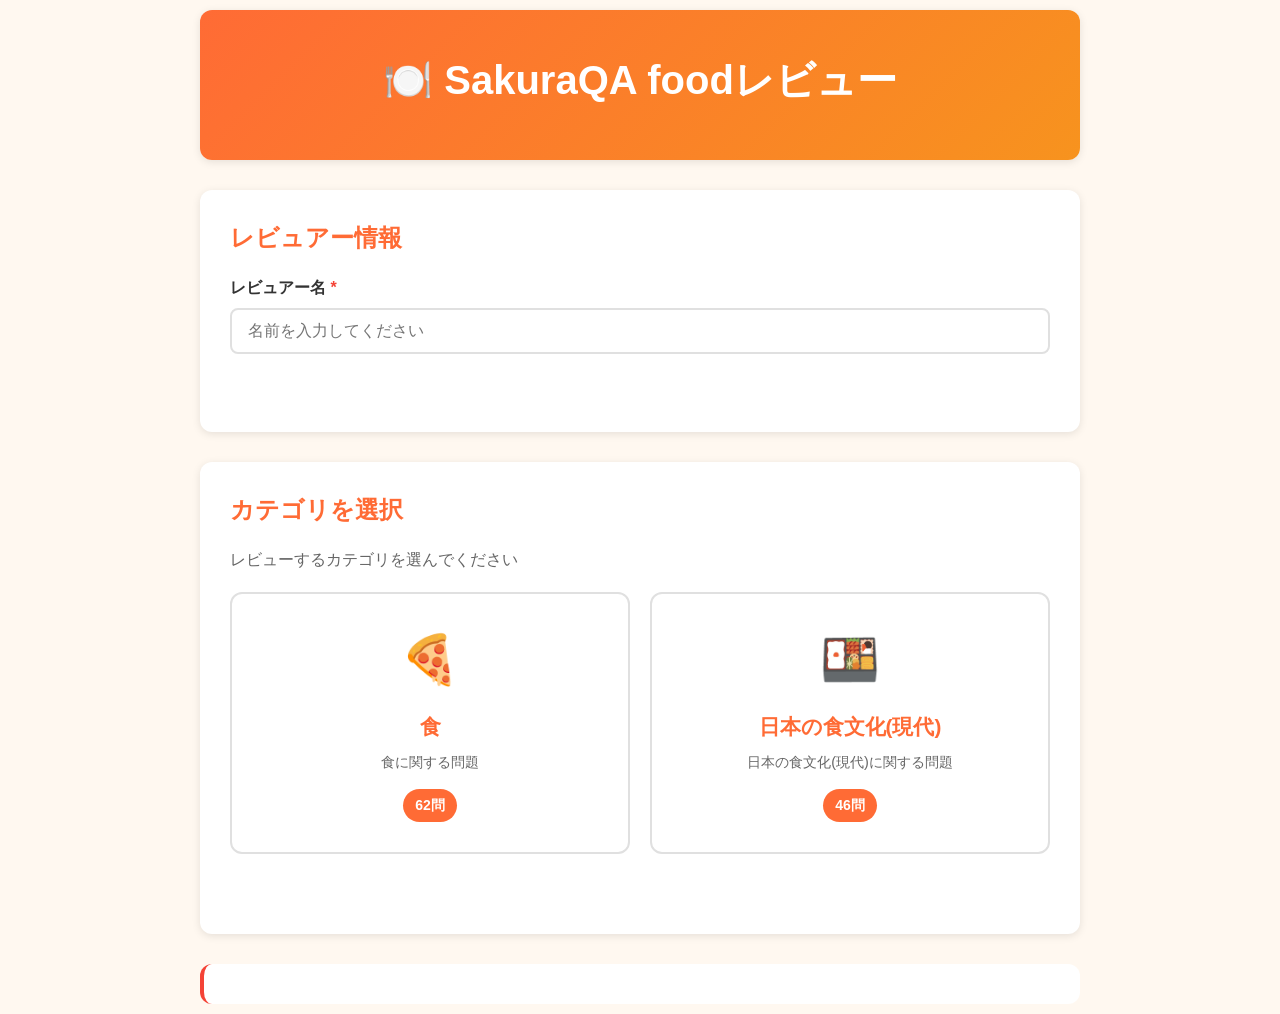
<file: index.html>
<!DOCTYPE html>
<html lang="ja">
<head>
    <meta charset="UTF-8">
    <meta name="viewport" content="width=device-width, initial-scale=1.0">
    <title>食べ物クイズレビュー - ホーム</title>
    <link rel="stylesheet" href="css/style.css">
</head>
<body>
    <div class="container">
        <header class="app-header">
            <h1>🍽️ SakuraQA foodレビュー</h1>
        </header>

        <main class="home-content">
            <section class="input-section">
                <h2>レビュアー情報</h2>
                <div class="form-group">
                    <label for="reviewer-name">レビュアー名 <span class="required">*</span></label>
                    <input
                        type="text"
                        id="reviewer-name"
                        placeholder="名前を入力してください"
                        class="form-input"
                        required
                    >
                    <div class="error-message" id="name-error"></div>
                </div>
            </section>

            <section class="quiz-set-section">
                <h2>カテゴリを選択</h2>
                <p class="section-description">レビューするカテゴリを選んでください</p>

                <div id="loading-categories" class="loading-small">
                    <div class="spinner-small"></div>
                    <p>カテゴリを読み込んでいます...</p>
                </div>

                <div class="quiz-sets" id="quiz-sets" style="display: none;">
                    <!-- カテゴリカードがJavaScriptで動的に生成されます -->
                </div>

                <div class="error-message" id="category-error"></div>
            </section>

            <div class="error-message global-error" id="global-error"></div>
        </main>

        <!-- 進捗確認ダイアログ -->
        <div class="modal-overlay" id="progress-modal" style="display: none;">
            <div class="modal-dialog">
                <div class="modal-header">
                    <h3>前回の続きがあります</h3>
                </div>
                <div class="modal-body">
                    <p id="progress-message">問題 3 / 108 から再開できます。</p>
                </div>
                <div class="modal-footer">
                    <button class="btn btn-primary" id="modal-resume-btn">続きから開始</button>
                    <button class="btn btn-secondary" id="modal-restart-btn">最初から開始</button>
                    <button class="btn btn-text" id="modal-cancel-btn">キャンセル</button>
                </div>
            </div>
        </div>
    </div>

    <script src="js/storage.js"></script>
    <script>
        const QUESTIONS_PATH = 'food_quiz/questions.json';

        // カテゴリアイコンのマッピング
        const CATEGORY_ICONS = {
            '食': '🍕',
            '日本の食文化(現代)': '🍱',
            'デフォルト': '🍽️'
        };

        // レビュアー名のバリデーション
        function validateReviewerName() {
            const reviewerName = document.getElementById('reviewer-name').value.trim();
            const errorEl = document.getElementById('name-error');

            if (!reviewerName) {
                errorEl.textContent = 'レビュアー名を入力してください';
                return false;
            }

            errorEl.textContent = '';
            return true;
        }

        // カテゴリ別問題セットの開始
        function startQuiz(category, questionCount) {
            if (!validateReviewerName()) {
                document.getElementById('reviewer-name').focus();
                return;
            }

            const reviewerName = document.getElementById('reviewer-name').value.trim();

            // 進捗があるかチェック
            const progress = StorageManager.getProgress(reviewerName, category);

            if (progress && progress.questionIndex >= 0) {
                // 進捗がある場合はダイアログを表示
                showProgressDialog(reviewerName, category, questionCount, progress.questionIndex);
            } else {
                // 進捗がない場合は直接開始
                startReview(reviewerName, category, false);
            }
        }

        // 進捗確認ダイアログを表示
        function showProgressDialog(reviewerName, category, questionCount, lastIndex) {
            const modal = document.getElementById('progress-modal');
            const message = document.getElementById('progress-message');
            const nextQuestion = lastIndex + 1;

            message.textContent = `問題 ${nextQuestion} / ${questionCount} から再開できます。`;
            modal.style.display = 'flex';

            // ボタンのイベントリスナー（一度だけ設定）
            document.getElementById('modal-resume-btn').onclick = () => {
                modal.style.display = 'none';
                startReview(reviewerName, category, true);
            };

            document.getElementById('modal-restart-btn').onclick = () => {
                modal.style.display = 'none';
                StorageManager.clearProgress(reviewerName, category);
                startReview(reviewerName, category, false);
            };

            document.getElementById('modal-cancel-btn').onclick = () => {
                modal.style.display = 'none';
            };

            // オーバーレイクリックで閉じる
            modal.onclick = (e) => {
                if (e.target === modal) {
                    modal.style.display = 'none';
                }
            };
        }

        // レビューを開始
        function startReview(reviewerName, category, resume) {
            // localStorageに保存
            localStorage.setItem('current_reviewer', reviewerName);
            localStorage.setItem('current_category', category);
            localStorage.setItem('current_quiz_path', QUESTIONS_PATH);

            // レビュー画面に遷移
            window.location.href = 'review.html';
        }

        // カテゴリを読み込んで表示
        async function loadCategories() {
            try {
                const response = await fetch(QUESTIONS_PATH);
                if (!response.ok) {
                    throw new Error('問題データの読み込みに失敗しました');
                }

                const questions = await response.json();

                // カテゴリごとに問題数を集計
                const categoryMap = {};
                questions.forEach(q => {
                    const category = q.category || 'その他';
                    if (!categoryMap[category]) {
                        categoryMap[category] = 0;
                    }
                    categoryMap[category]++;
                });

                // カテゴリカードを生成
                const container = document.getElementById('quiz-sets');
                container.innerHTML = '';

                Object.entries(categoryMap).forEach(([category, count]) => {
                    const card = document.createElement('div');
                    card.className = 'quiz-card';
                    card.dataset.category = category;
                    card.dataset.count = count;

                    const icon = CATEGORY_ICONS[category] || CATEGORY_ICONS['デフォルト'];

                    card.innerHTML = `
                        <div class="quiz-card-icon">${icon}</div>
                        <h3>${category}</h3>
                        <p class="quiz-description">${category}に関する問題</p>
                        <div class="quiz-badge">${count}問</div>
                    `;

                    card.addEventListener('click', () => {
                        startQuiz(category, count);
                    });

                    container.appendChild(card);
                });

                // ローディングを非表示、カテゴリを表示
                document.getElementById('loading-categories').style.display = 'none';
                container.style.display = 'grid';

            } catch (error) {
                console.error('カテゴリ読み込みエラー:', error);
                document.getElementById('loading-categories').style.display = 'none';
                document.getElementById('category-error').textContent =
                    'カテゴリの読み込みに失敗しました: ' + error.message;
            }
        }

        // イベントリスナーの設定
        document.addEventListener('DOMContentLoaded', () => {
            // レビュアー名の入力でエラーをクリア
            document.getElementById('reviewer-name').addEventListener('input', () => {
                document.getElementById('name-error').textContent = '';
            });

            // カテゴリを読み込む
            loadCategories();
        });
    </script>
</body>
</html>
</file>
<file: css/style.css>
/* ========================================
   グローバルスタイル
   ======================================== */
:root {
    --primary-color: #ff6b35;
    --secondary-color: #f7931e;
    --success-color: #4caf50;
    --error-color: #f44336;
    --warning-color: #ff9800;
    --bg-color: #fff8f0;
    --card-bg: #ffffff;
    --text-color: #333333;
    --text-muted: #666666;
    --border-color: #e0e0e0;
    --shadow: 0 2px 8px rgba(0, 0, 0, 0.1);
    --shadow-hover: 0 4px 12px rgba(0, 0, 0, 0.15);
    --radius: 12px;
    --transition: all 0.3s ease;
}

* {
    margin: 0;
    padding: 0;
    box-sizing: border-box;
}

body {
    font-family: -apple-system, BlinkMacSystemFont, 'Segoe UI', 'Roboto', 'Helvetica', 'Arial', sans-serif;
    background-color: var(--bg-color);
    color: var(--text-color);
    line-height: 1.5;
    min-height: 100vh;
}

.container {
    max-width: 900px;
    margin: 0 auto;
    padding: 10px;
}

/* ========================================
   ヘッダー
   ======================================== */
.app-header {
    text-align: center;
    padding: 40px 20px;
    background: linear-gradient(135deg, var(--primary-color), var(--secondary-color));
    color: white;
    border-radius: var(--radius);
    margin-bottom: 30px;
    box-shadow: var(--shadow);
}

.app-header h1 {
    font-size: 2.5rem;
    margin-bottom: 10px;
}

.subtitle {
    font-size: 1.1rem;
    opacity: 0.95;
}

/* ========================================
   ホーム画面
   ======================================== */
.home-content {
    animation: fadeIn 0.5s ease;
}

@keyframes fadeIn {
    from {
        opacity: 0;
        transform: translateY(20px);
    }
    to {
        opacity: 1;
        transform: translateY(0);
    }
}

.input-section,
.quiz-set-section {
    background: var(--card-bg);
    padding: 30px;
    border-radius: var(--radius);
    margin-bottom: 30px;
    box-shadow: var(--shadow);
}

.input-section h2,
.quiz-set-section h2 {
    font-size: 1.5rem;
    margin-bottom: 20px;
    color: var(--primary-color);
}

.form-group {
    margin-bottom: 20px;
}

.form-group label {
    display: block;
    margin-bottom: 8px;
    font-weight: 600;
    color: var(--text-color);
}

.required {
    color: var(--error-color);
}

.form-input {
    width: 100%;
    padding: 12px 16px;
    border: 2px solid var(--border-color);
    border-radius: 8px;
    font-size: 1rem;
    transition: var(--transition);
}

.form-input:focus {
    outline: none;
    border-color: var(--primary-color);
    box-shadow: 0 0 0 3px rgba(255, 107, 53, 0.1);
}

.error-message {
    color: var(--error-color);
    font-size: 0.875rem;
    margin-top: 8px;
    min-height: 20px;
}

.global-error {
    background: var(--card-bg);
    padding: 20px;
    border-radius: var(--radius);
    border-left: 4px solid var(--error-color);
}

/* ========================================
   問題セットカード
   ======================================== */
.quiz-sets {
    display: grid;
    grid-template-columns: repeat(auto-fill, minmax(280px, 1fr));
    gap: 20px;
    margin-bottom: 30px;
}

.quiz-card {
    background: var(--card-bg);
    border: 2px solid var(--border-color);
    border-radius: var(--radius);
    padding: 30px;
    text-align: center;
    cursor: pointer;
    transition: var(--transition);
    position: relative;
}

.quiz-card:hover {
    transform: translateY(-4px);
    box-shadow: var(--shadow-hover);
    border-color: var(--primary-color);
}

.quiz-card-icon {
    font-size: 3rem;
    margin-bottom: 15px;
}

.quiz-card h3 {
    font-size: 1.3rem;
    margin-bottom: 10px;
    color: var(--primary-color);
}

.quiz-description {
    color: var(--text-muted);
    font-size: 0.9rem;
    margin-bottom: 15px;
}

.quiz-badge {
    display: inline-block;
    background: var(--primary-color);
    color: white;
    padding: 6px 12px;
    border-radius: 20px;
    font-size: 0.875rem;
    font-weight: 600;
}

/* ========================================
   セクション説明
   ======================================== */
.section-description {
    color: var(--text-muted);
    font-size: 1rem;
    margin-bottom: 20px;
}

.loading-small {
    text-align: center;
    padding: 40px 20px;
}

.spinner-small {
    width: 40px;
    height: 40px;
    border: 3px solid var(--border-color);
    border-top-color: var(--primary-color);
    border-radius: 50%;
    animation: spin 1s linear infinite;
    margin: 0 auto 15px;
}

.loading-small p {
    color: var(--text-muted);
    font-size: 0.9rem;
}

/* ========================================
   ボタン
   ======================================== */
.btn {
    padding: 12px 24px;
    border: none;
    border-radius: 8px;
    font-size: 1rem;
    font-weight: 600;
    cursor: pointer;
    transition: var(--transition);
    text-decoration: none;
    display: inline-block;
}

.btn:disabled {
    opacity: 0.5;
    cursor: not-allowed;
}

.btn-primary {
    background: var(--primary-color);
    color: white;
}

.btn-primary:hover:not(:disabled) {
    background: #e55a2b;
    transform: translateY(-2px);
    box-shadow: var(--shadow-hover);
}

.btn-secondary {
    background: var(--secondary-color);
    color: white;
}

.btn-secondary:hover:not(:disabled) {
    background: #e08518;
    transform: translateY(-2px);
    box-shadow: var(--shadow-hover);
}

.btn-success {
    background: var(--success-color);
    color: white;
}

.btn-success:hover:not(:disabled) {
    background: #45a049;
    transform: translateY(-2px);
    box-shadow: var(--shadow-hover);
}

.btn-text {
    background: transparent;
    color: var(--primary-color);
    padding: 8px 16px;
}

.btn-text:hover {
    background: rgba(255, 107, 53, 0.1);
}

.btn-large {
    width: 100%;
    padding: 16px 24px;
    font-size: 1.1rem;
}

/* ========================================
   レビュー画面ヘッダー
   ======================================== */
.review-header {
    background: var(--card-bg);
    padding: 12px 16px;
    border-radius: var(--radius);
    margin-bottom: 10px;
    box-shadow: var(--shadow);
}

.header-top {
    display: flex;
    justify-content: space-between;
    align-items: center;
    margin-bottom: 10px;
}

.header-top h1 {
    font-size: 1.5rem;
    color: var(--primary-color);
}

.header-info {
    display: flex;
    justify-content: space-between;
    align-items: center;
    gap: 20px;
    flex-wrap: wrap;
}

.progress-info {
    flex: 1;
    min-width: 200px;
}

.progress-text {
    display: block;
    font-weight: 600;
    margin-bottom: 8px;
    color: var(--text-color);
}

.progress-bar {
    width: 100%;
    height: 8px;
    background: var(--border-color);
    border-radius: 4px;
    overflow: hidden;
}

.progress-fill {
    height: 100%;
    background: linear-gradient(90deg, var(--primary-color), var(--secondary-color));
    transition: width 0.3s ease;
    width: 0%;
}

.meta-info {
    display: flex;
    gap: 10px;
    flex-wrap: wrap;
}

/* ========================================
   バッジ
   ======================================== */
.badge {
    display: inline-block;
    padding: 6px 12px;
    border-radius: 6px;
    font-size: 0.875rem;
    font-weight: 600;
}

.badge-primary {
    background: var(--primary-color);
    color: white;
}

.badge-reviewer {
    background: var(--secondary-color);
    color: white;
}

.badge-id {
    background: #9c27b0;
    color: white;
}

.badge-keyword {
    background: #2196f3;
    color: white;
}

.badge-category {
    background: #4caf50;
    color: white;
}

.badge-year {
    background: #ff9800;
    color: white;
}

/* ========================================
   ローディング・エラー
   ======================================== */
.loading,
.error-container {
    text-align: center;
    padding: 60px 20px;
    background: var(--card-bg);
    border-radius: var(--radius);
    box-shadow: var(--shadow);
}

.spinner {
    width: 50px;
    height: 50px;
    border: 4px solid var(--border-color);
    border-top-color: var(--primary-color);
    border-radius: 50%;
    animation: spin 1s linear infinite;
    margin: 0 auto 20px;
}

@keyframes spin {
    to {
        transform: rotate(360deg);
    }
}

.error-icon {
    font-size: 4rem;
    margin-bottom: 20px;
}

.error-container h2 {
    color: var(--error-color);
    margin-bottom: 10px;
}

.error-container .btn {
    margin: 10px 5px;
}

/* ========================================
   問題表示
   ======================================== */
.review-content {
    animation: fadeIn 0.5s ease;
}

.question-section,
.answer-section,
.result-section,
.action-section {
    background: var(--card-bg);
    padding: 16px;
    border-radius: var(--radius);
    margin-bottom: 10px;
    box-shadow: var(--shadow);
}

.question-badges {
    display: flex;
    gap: 8px;
    flex-wrap: wrap;
    margin-bottom: 12px;
}

.question-text {
    font-size: 1.1rem;
    line-height: 1.6;
    color: var(--text-color);
    margin-bottom: 12px;
}

.question-reference {
    margin-top: 10px;
}

.question-reference a {
    color: var(--primary-color);
    text-decoration: none;
    font-weight: 600;
}

.question-reference a:hover {
    text-decoration: underline;
}

/* ========================================
   選択肢
   ======================================== */
.answer-section h3 {
    font-size: 1rem;
    margin-bottom: 12px;
    color: var(--text-color);
}

.choices {
    display: grid;
    gap: 10px;
    margin-bottom: 12px;
}

.choice-btn {
    width: 100%;
    padding: 12px 16px;
    background: var(--card-bg);
    border: 2px solid var(--border-color);
    border-radius: 8px;
    font-size: 0.95rem;
    text-align: left;
    cursor: pointer;
    transition: all 0.5s ease;
    position: relative;
}

.choice-btn:hover:not(:disabled) {
    border-color: var(--primary-color);
    background: rgba(255, 107, 53, 0.05);
    transform: translateX(4px);
}

.choice-btn.selected {
    border-color: var(--primary-color);
    background: rgba(255, 107, 53, 0.1);
    font-weight: 600;
}

.choice-btn.correct {
    border-color: var(--success-color);
    background: rgba(76, 175, 80, 0.1);
    color: var(--success-color);
    font-weight: 600;
}

.choice-btn.incorrect {
    border-color: var(--error-color);
    background: rgba(244, 67, 54, 0.1);
    color: var(--error-color);
    font-weight: 600;
}

.choice-btn:disabled {
    cursor: default;
}

/* ========================================
   コメント
   ======================================== */
.comment-section {
    background: var(--card-bg);
    padding: 16px;
    border-radius: var(--radius);
    margin-bottom: 10px;
    box-shadow: var(--shadow);
    opacity: 0;
    transform: translateY(20px);
    transition: opacity 0.5s ease, transform 0.5s ease;
}

.comment-section.show {
    opacity: 1;
    transform: translateY(0);
}

.comment-section label {
    display: block;
    margin-bottom: 8px;
    font-weight: 600;
    color: var(--text-color);
}

.comment-input {
    width: 100%;
    padding: 10px 12px;
    border: 2px solid var(--border-color);
    border-radius: 8px;
    font-size: 0.9rem;
    font-family: inherit;
    resize: vertical;
    transition: var(--transition);
}

.comment-input:focus {
    outline: none;
    border-color: var(--primary-color);
    box-shadow: 0 0 0 3px rgba(255, 107, 53, 0.1);
}

.comment-hint {
    margin-top: 10px;
    font-size: 0.9rem;
    color: var(--text-muted);
    font-style: italic;
}

/* ========================================
   結果表示
   ======================================== */
.result-section {
    opacity: 0;
    transform: translateY(20px);
    transition: opacity 0.5s ease, transform 0.5s ease;
}

.result-section.show {
    opacity: 1;
    transform: translateY(0);
}

.result-card {
    border-radius: var(--radius);
    overflow: hidden;
}

.result-header {
    padding: 12px;
    text-align: center;
    color: white;
    display: flex;
    align-items: center;
    justify-content: center;
    gap: 10px;
}

.result-header.correct {
    background: var(--success-color);
}

.result-header.incorrect {
    background: var(--error-color);
}

.result-icon {
    font-size: 1.5rem;
}

.result-header h3 {
    font-size: 1.1rem;
    margin: 0;
}

.result-body {
    padding: 12px;
    background: var(--bg-color);
}

.result-item {
    display: flex;
    gap: 8px;
    margin-bottom: 10px;
    padding-bottom: 10px;
    border-bottom: 1px solid var(--border-color);
}

.result-item:last-child {
    margin-bottom: 0;
    padding-bottom: 0;
    border-bottom: none;
}

.result-label {
    font-weight: 600;
    color: var(--text-muted);
    min-width: 90px;
    font-size: 0.9rem;
}

.result-value {
    flex: 1;
    color: var(--text-color);
    font-size: 0.9rem;
}

/* ========================================
   レスポンシブ
   ======================================== */
@media (max-width: 768px) {
    .container {
        padding: 8px;
    }

    .app-header {
        padding: 20px 15px;
    }

    .app-header h1 {
        font-size: 1.5rem;
    }

    .header-top {
        flex-direction: column;
        align-items: flex-start;
        gap: 10px;
    }

    .header-top h1 {
        font-size: 1.3rem;
    }

    .header-info {
        flex-direction: column;
        gap: 10px;
    }

    .question-text {
        font-size: 1rem;
    }

    .input-section,
    .quiz-set-section,
    .question-section,
    .answer-section,
    .result-section,
    .action-section {
        padding: 12px;
    }

    .quiz-sets {
        grid-template-columns: 1fr;
    }

    .result-header {
        flex-direction: column;
        gap: 8px;
    }

    .result-item {
        flex-direction: column;
        gap: 4px;
    }

    .result-label {
        min-width: auto;
    }
}

/* ========================================
   スムーススクロール
   ======================================== */
html {
    scroll-behavior: smooth;
}

/* ========================================
   モーダルダイアログ
   ======================================== */
.modal-overlay {
    position: fixed;
    top: 0;
    left: 0;
    right: 0;
    bottom: 0;
    background-color: rgba(0, 0, 0, 0.5);
    display: flex;
    justify-content: center;
    align-items: center;
    z-index: 1000;
    animation: fadeIn 0.2s ease;
}

@keyframes fadeIn {
    from {
        opacity: 0;
    }
    to {
        opacity: 1;
    }
}

.modal-dialog {
    background: var(--card-bg);
    border-radius: var(--radius);
    box-shadow: 0 8px 32px rgba(0, 0, 0, 0.3);
    max-width: 500px;
    width: 90%;
    animation: slideUp 0.3s ease;
}

@keyframes slideUp {
    from {
        transform: translateY(20px);
        opacity: 0;
    }
    to {
        transform: translateY(0);
        opacity: 1;
    }
}

.modal-header {
    padding: 24px 24px 16px;
    border-bottom: 1px solid var(--border-color);
}

.modal-header h3 {
    font-size: 20px;
    font-weight: 600;
    color: var(--text-color);
    margin: 0;
}

.modal-body {
    padding: 24px;
}

.modal-body p {
    font-size: 16px;
    color: var(--text-muted);
    margin: 0;
    line-height: 1.6;
}

.modal-footer {
    padding: 16px 24px 24px;
    display: flex;
    gap: 12px;
    justify-content: flex-end;
}

.modal-footer .btn {
    min-width: 100px;
}

/* レスポンシブ対応 */
@media (max-width: 600px) {
    .modal-dialog {
        width: 95%;
    }

    .modal-footer {
        flex-direction: column-reverse;
    }

    .modal-footer .btn {
        width: 100%;
    }
}
</file>
